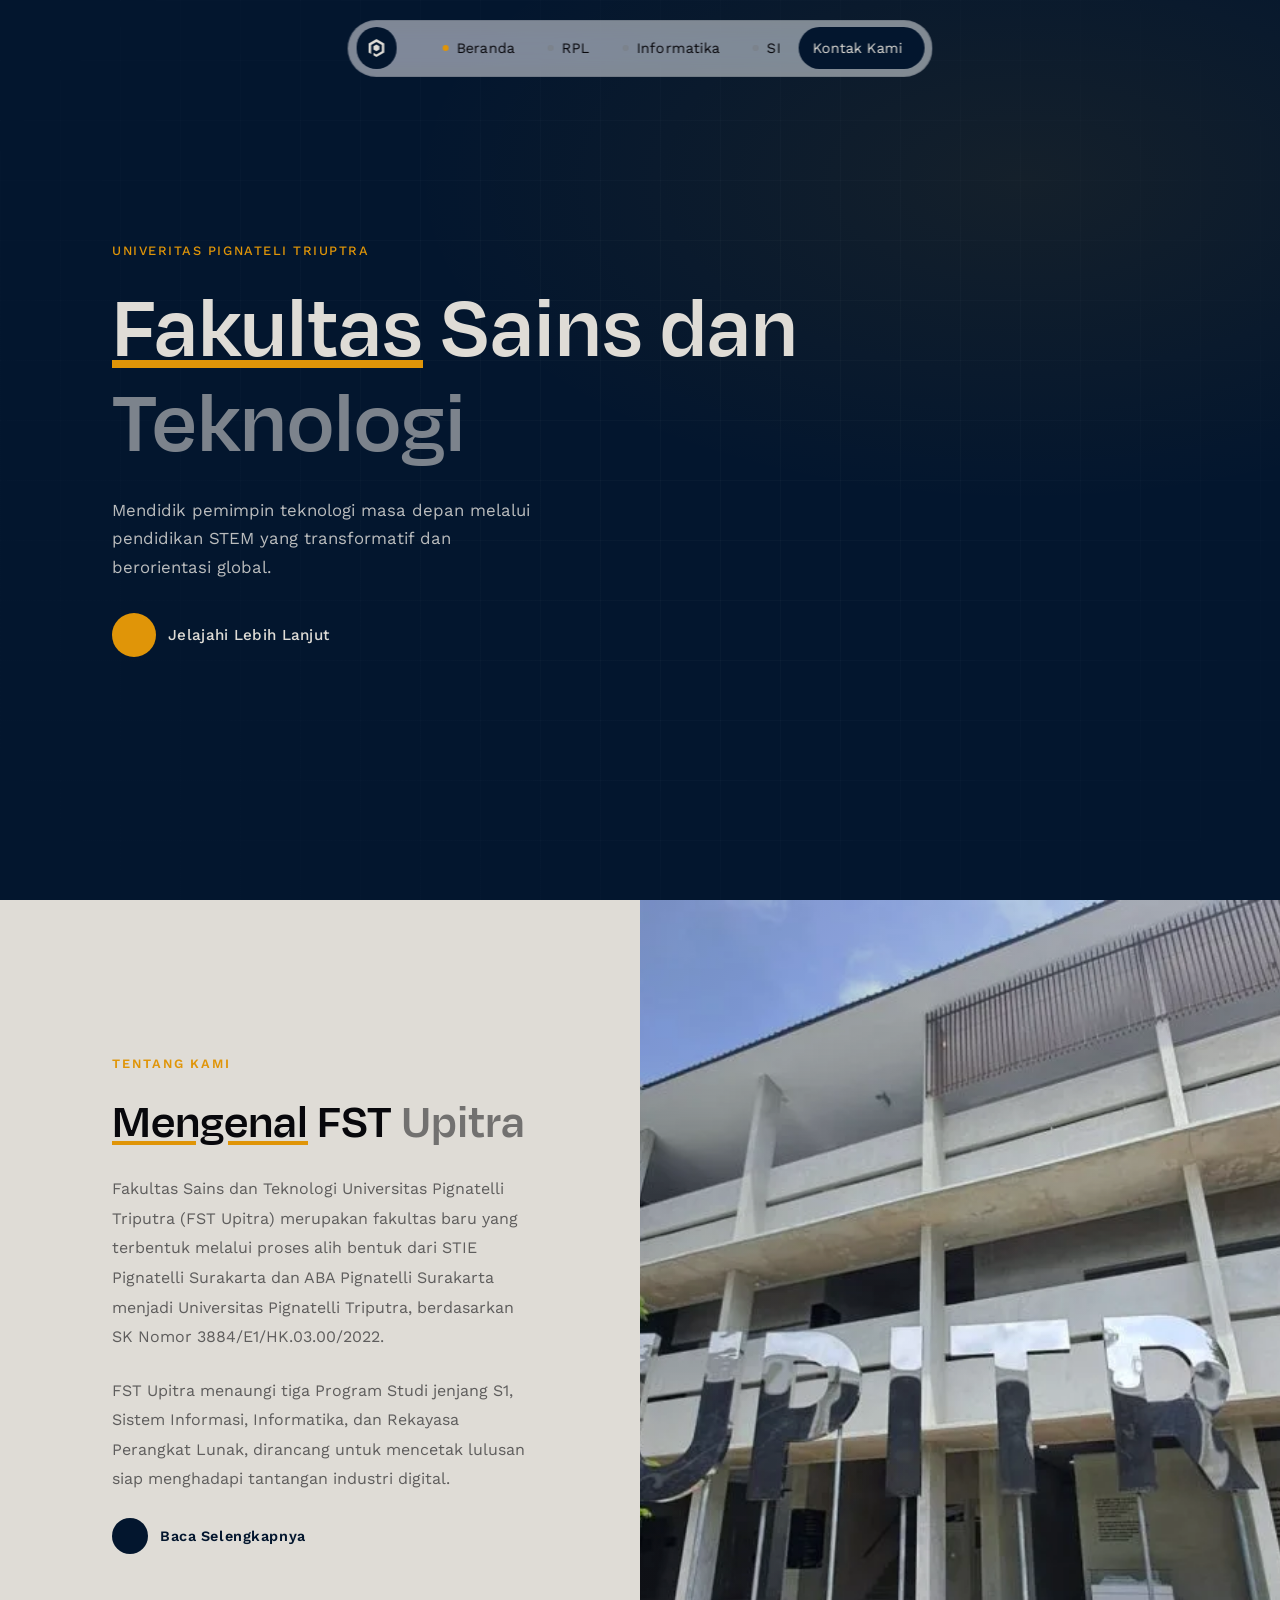
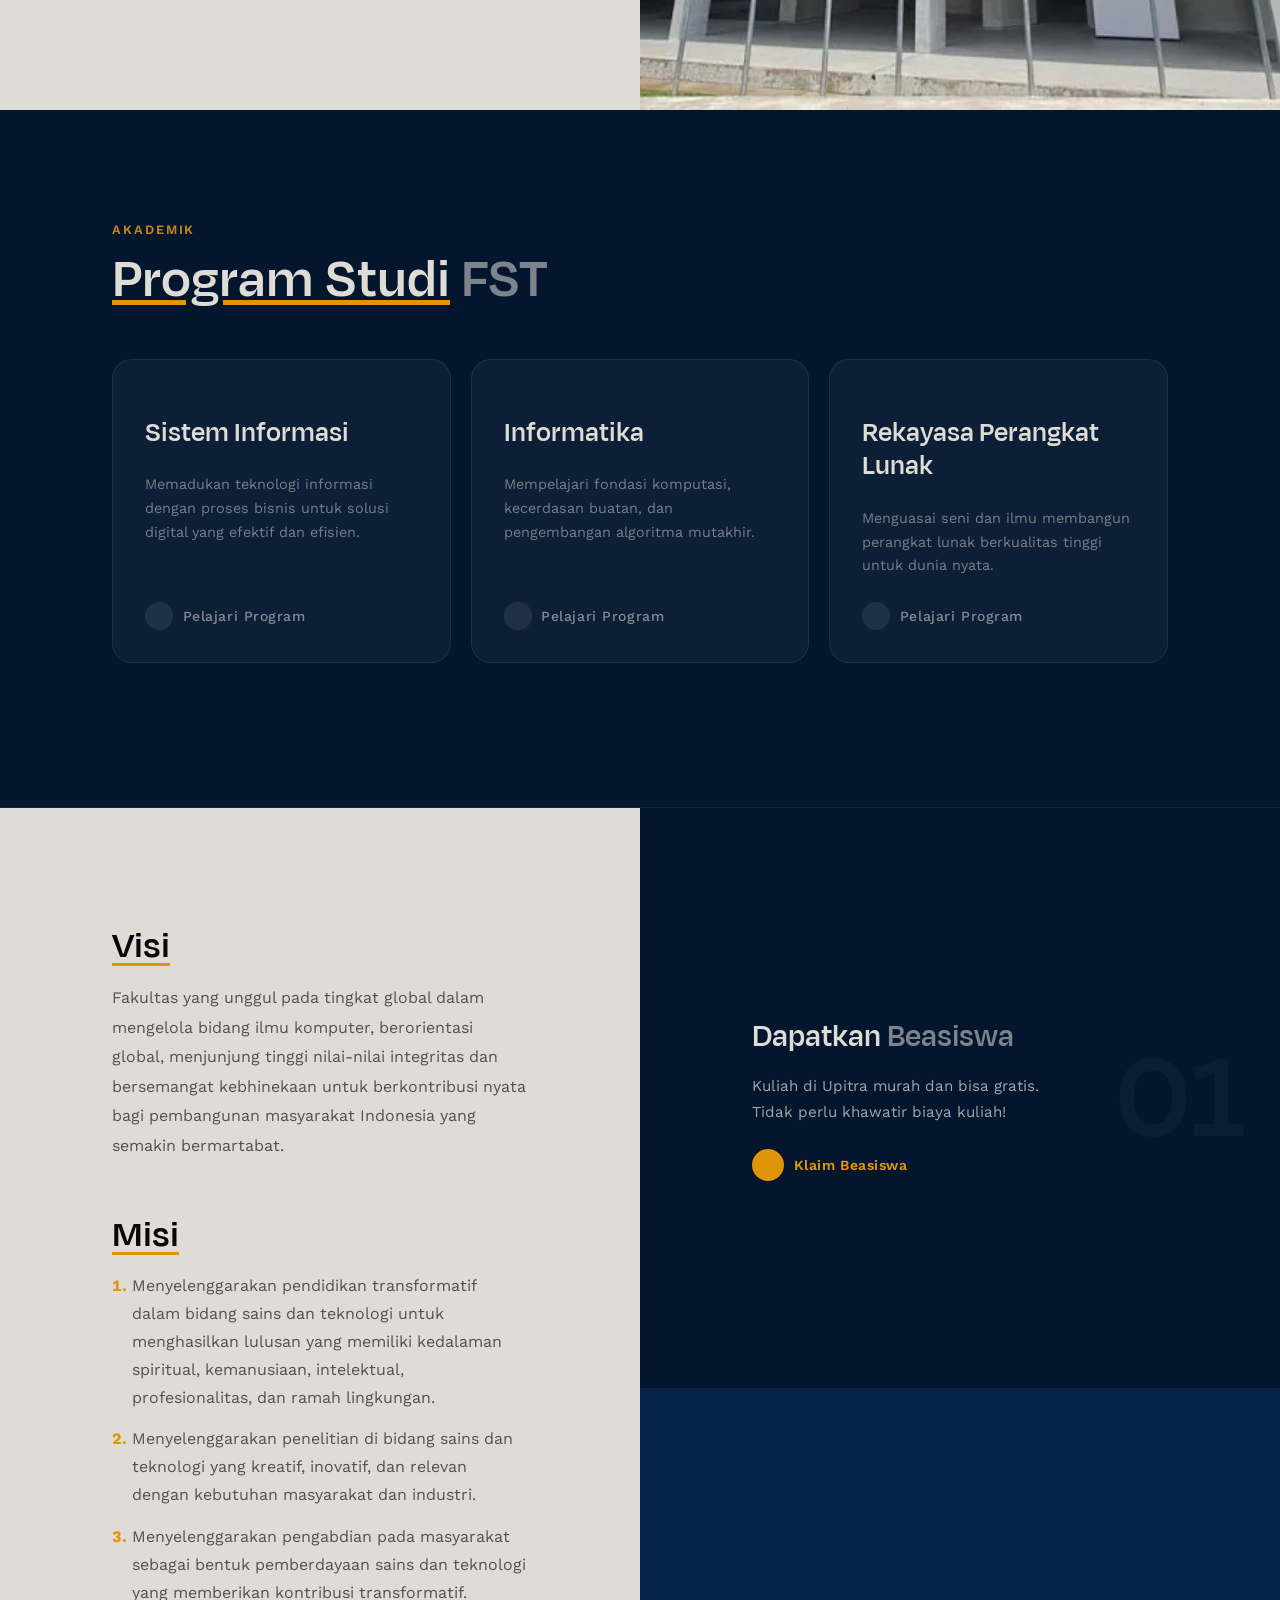
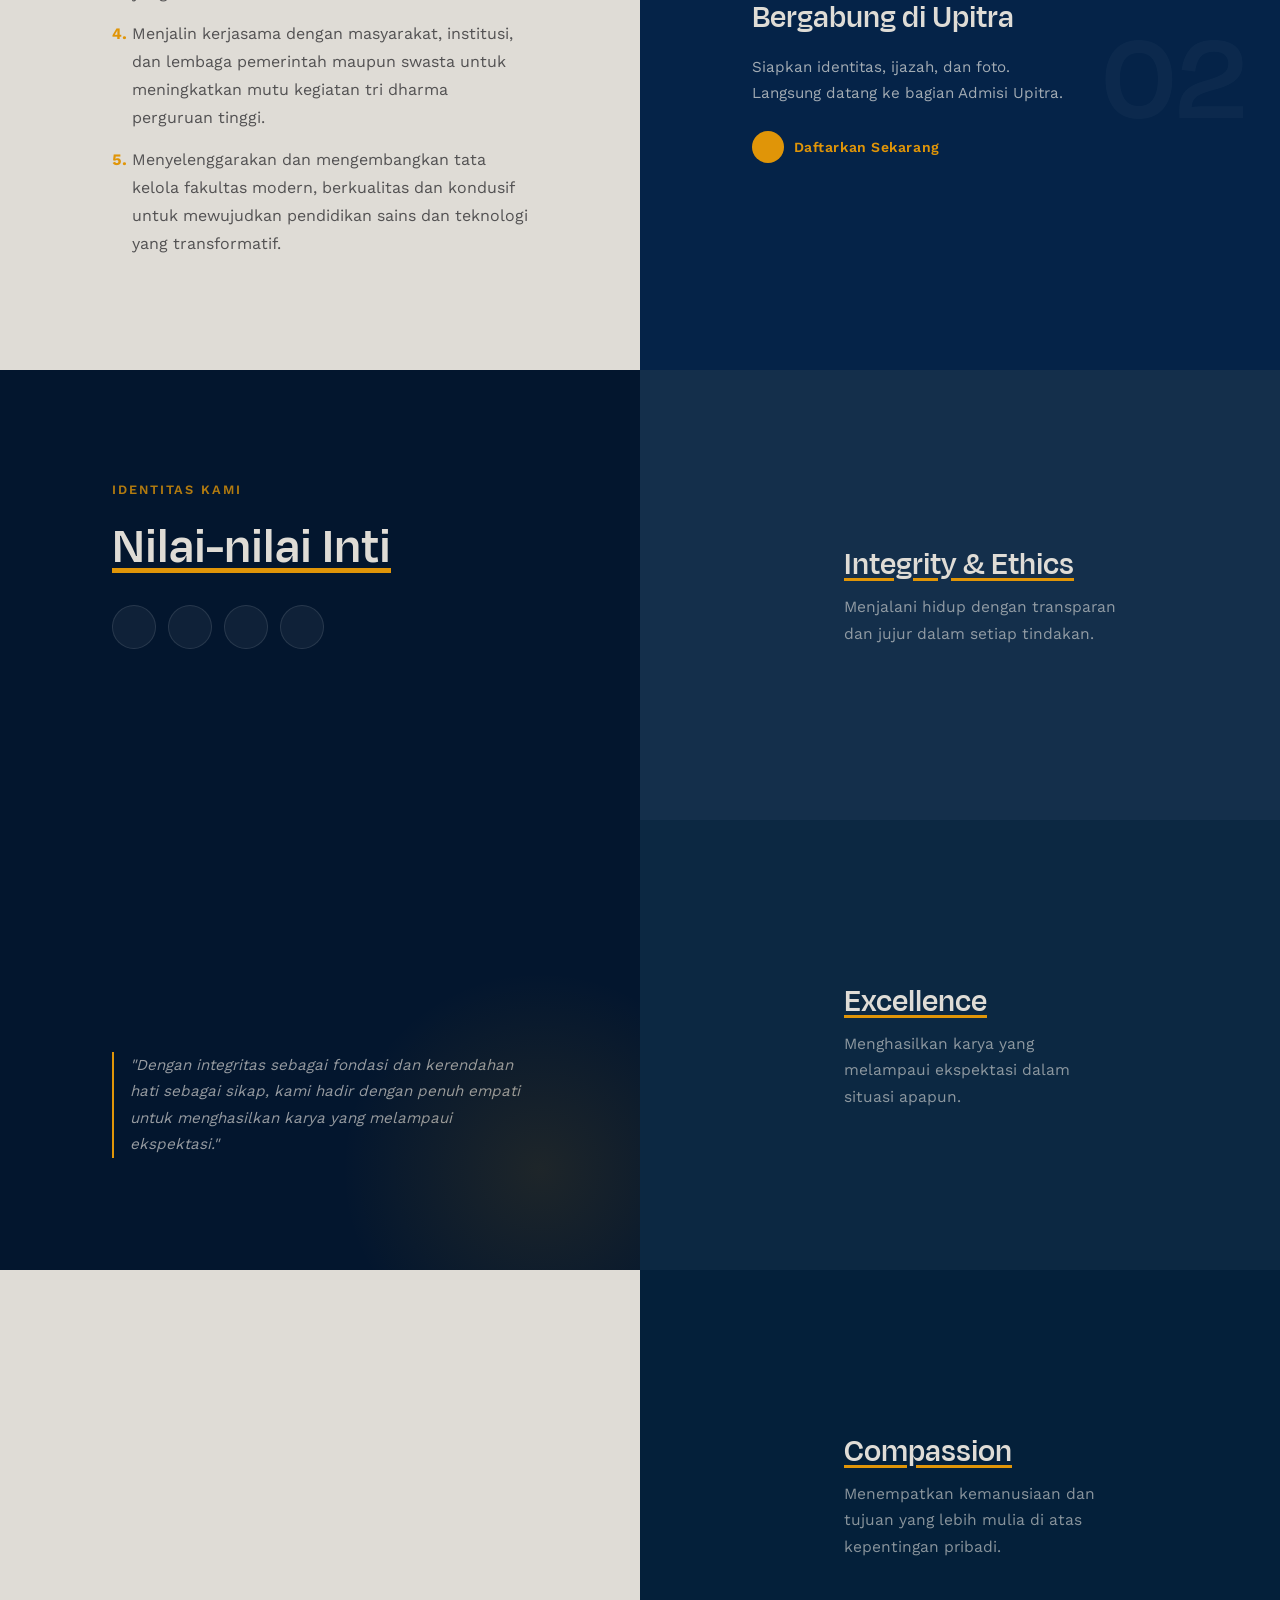
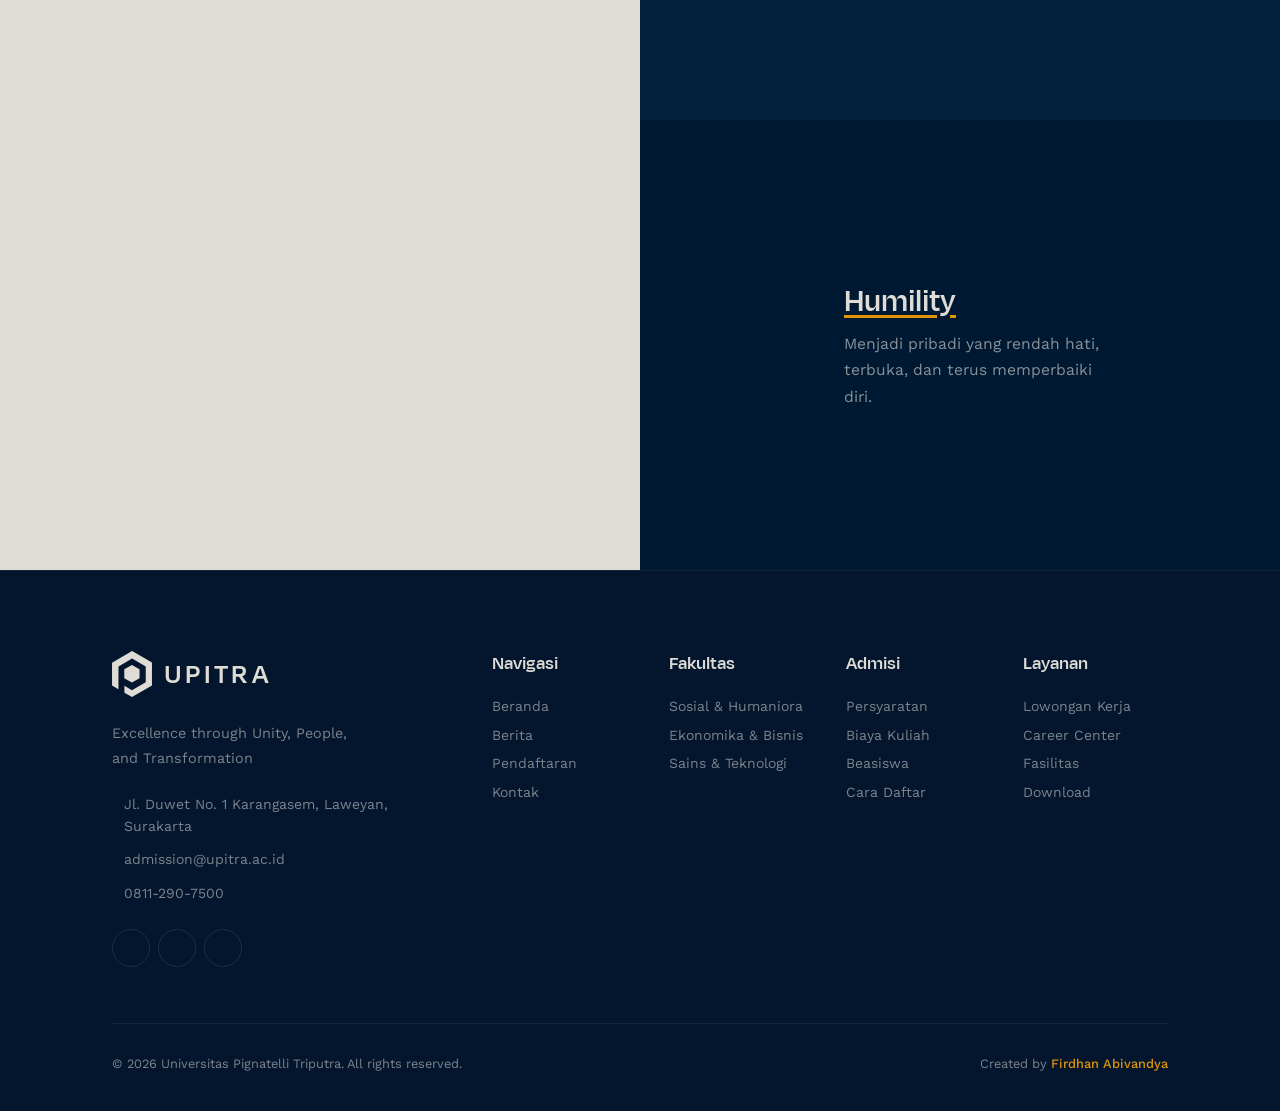
<file: index.html>
<!DOCTYPE html>
<html lang="id">
<head>
    <meta charset="UTF-8" />
    <meta name="viewport" content="width=device-width, initial-scale=1.0" />
    <link rel="stylesheet" href="style.css" />
    <!-- <link rel='stylesheet' href='https://cdn-uicons.flaticon.com/4.0.0/uicons-regular-rounded/css/uicons-regular-rounded.css'>
    <link rel='stylesheet' href='https://cdn-uicons.flaticon.com/4.0.0/uicons-regular-straight/css/uicons-regular-straight.css'> -->
    <title>FST Upitra</title>
    <script src="script.js"></script>
</head>
<body>

    <header id="mainHeader">
        <div class="logo">
            <svg xmlns="http://www.w3.org/2000/svg" width="862" height="993" viewBox="0 0 862 993" fill="none">
                <path d="M862 250V745L430 993L268 900L267 752L429.5 848.5L727.5 674.5V334.5L433.5 164.5L140 332.5L138.5 826L137 825L0 746V251.5L433.5 0L862 250ZM594 396V586L428.5 681L264 586V396.5L429.5 300.5L594 396Z" fill="#0B0B0B"/>
            </svg>
        </div>

        <ul class="menus" id="menus">
            <li class="menu">
                <a href="index.html">
                    <span class="active"></span>Beranda
                </a>
            </li>
            <li class="menu">
                <a href="rpl.html">
                    <span></span>RPL
                </a>
            </li>
            <li class="menu">
                <a href="inf.html">
                    <span></span>Informatika
                </a>
            </li>
            <li class="menu">
                <a href="si.html">
                    <span></span>SI
                </a>
            </li>
            <li class="menu kontak-kami">
                <a href="">
                    Kontak Kami <i class="fi fi-rs-phone-rotary"></i>
                </a>
            </li>
        </ul>

        <button class="trigger-menu" id="triggerMenu" aria-label="Toggle menu">
            <i class="fi fi-rs-burger-menu"></i>
        </button>
    </header>

    <section class="section1">
        <div class="hero-bg"></div>
        <div class="hero">
            <span class="hero-label">
                Univeritas Pignateli Triuptra
            </span>
            <h1>
                <span class="underline">Fakultas</span>
                Sains dan <span class="fade-light">Teknologi</span> 
            </h1>
            <p>
                Mendidik pemimpin teknologi masa depan melalui pendidikan STEM
                yang transformatif dan berorientasi global.
            </p>
            <a href="#sc2" class="hero-cta">
                <span class="cta-icon"><i class="fi fi-rs-arrow-small-down"></i></span>
                Jelajahi Lebih Lanjut
            </a>
        </div>
    </section>

    <section class="section2" id="sc2">
        <div class="tentang-kami reveal">
            <span class="section-eyebrow">Tentang Kami</span>
            <h2><span class="underline">Mengenal</span> FST <span class="fade-dark">Upitra</span></h2>
            <p>
                Fakultas Sains dan Teknologi Universitas Pignatelli Triputra (FST Upitra)
                merupakan fakultas baru yang terbentuk melalui proses alih bentuk dari
                STIE Pignatelli Surakarta dan ABA Pignatelli Surakarta menjadi Universitas
                Pignatelli Triputra, berdasarkan SK Nomor 3884/E1/HK.03.00/2022.
            </p>
            <p>
                FST Upitra menaungi tiga Program Studi jenjang S1, Sistem Informasi,
                Informatika, dan Rekayasa Perangkat Lunak, dirancang untuk mencetak
                lulusan siap menghadapi tantangan industri digital.
            </p>
            <a href="" class="baca-selengkapnya">
                <span class="btn-circle"><i class="fi fi-rs-arrow-small-right"></i></span>
                Baca Selengkapnya
            </a>
        </div>
        <div class="image-sc2"></div>
    </section>

    <section class="section3">
        <div class="section3-header reveal">
            <span class="section-eyebrow">Akademik</span>
            <h2><span class="underline">Program Studi</span> <span class="fade-light">FST</span></h2>
        </div>
        <ul class="prodi-grid">
            <li class="prodi-card reveal reveal-delay-1">
                <i class="prodi-icon fi fi-rs-career-growth"></i>
                <h3>Sistem Informasi</h3>
                <p style="color:rgba(248,244,237,0.45); font-size:0.9rem; line-height:1.65;">
                    Memadukan teknologi informasi dengan proses bisnis untuk solusi digital yang efektif dan efisien.
                </p>
                <a href="" class="prodi-link">
                    <span class="link-dot"><i class="fi fi-rs-arrow-small-right"></i></span>
                    Pelajari Program
                </a>
            </li>
            <li class="prodi-card reveal reveal-delay-2">
                <i class="prodi-icon fi fi-rs-chip-brain"></i>
                <h3>Informatika</h3>
                <p style="color:rgba(248,244,237,0.45); font-size:0.9rem; line-height:1.65;">
                    Mempelajari fondasi komputasi, kecerdasan buatan, dan pengembangan algoritma mutakhir.
                </p>
                <a href="" class="prodi-link">
                    <span class="link-dot"><i class="fi fi-rs-arrow-small-right"></i></span>
                    Pelajari Program
                </a>
            </li>
            <li class="prodi-card reveal reveal-delay-3">
                <i class="prodi-icon fi fi-rs-code-editing"></i>
                <h3>Rekayasa Perangkat Lunak</h3>
                <p style="color:rgba(248,244,237,0.45); font-size:0.9rem; line-height:1.65;">
                    Menguasai seni dan ilmu membangun perangkat lunak berkualitas tinggi untuk dunia nyata.
                </p>
                <a href="" class="prodi-link">
                    <span class="link-dot"><i class="fi fi-rs-arrow-small-right"></i></span>
                    Pelajari Program
                </a>
            </li>
        </ul>
    </section>

    <section class="section4">
        <div class="visi-misi">
            <div class="visi reveal">
                <h2>Visi</h2>
                <p>
                    Fakultas yang unggul pada tingkat global dalam mengelola bidang ilmu komputer,
                    berorientasi global, menjunjung tinggi nilai-nilai integritas dan bersemangat
                    kebhinekaan untuk berkontribusi nyata bagi pembangunan masyarakat Indonesia
                    yang semakin bermartabat.
                </p>
            </div>
            <div class="misi reveal reveal-delay-1">
                <h2>Misi</h2>
                <ol>
                    <li>Menyelenggarakan pendidikan transformatif dalam bidang sains dan teknologi untuk menghasilkan lulusan yang memiliki kedalaman spiritual, kemanusiaan, intelektual, profesionalitas, dan ramah lingkungan.</li>
                    <li>Menyelenggarakan penelitian di bidang sains dan teknologi yang kreatif, inovatif, dan relevan dengan kebutuhan masyarakat dan industri.</li>
                    <li>Menyelenggarakan pengabdian pada masyarakat sebagai bentuk pemberdayaan sains dan teknologi yang memberikan kontribusi transformatif.</li>
                    <li>Menjalin kerjasama dengan masyarakat, institusi, dan lembaga pemerintah maupun swasta untuk meningkatkan mutu kegiatan tri dharma perguruan tinggi.</li>
                    <li>Menyelenggarakan dan mengembangkan tata kelola fakultas modern, berkualitas dan kondusif untuk mewujudkan pendidikan sains dan teknologi yang transformatif.</li>
                </ol>
            </div>
        </div>

        <div class="daftar">
            <div class="daftar-card beasiswa" data-number="01">
                <h2>Dapatkan <span class="fade-light">Beasiswa</span></h2>
                <p>Kuliah di Upitra murah dan bisa gratis. Tidak perlu khawatir biaya kuliah!</p>
                <a href="">
                    <span class="arrow-btn"><i class="fi fi-rs-arrow-small-right"></i></span>
                    Klaim Beasiswa
                </a>
            </div>
            <div class="daftar-card daftarkan" data-number="02">
                <h2>Bergabung di Upitra</h2>
                <p>Siapkan identitas, ijazah, dan foto. Langsung datang ke bagian Admisi Upitra.</p>
                <a href="">
                    <span class="arrow-btn"><i class="fi fi-rs-arrow-small-right"></i></span>
                    Daftarkan Sekarang
                </a>
            </div>
        </div>
    </section>

    <section class="section5">
        <div class="con-sticky-img">
            <div class="img-upitra-dna">
                <span class="section-eyebrow">Identitas Kami</span>
                <h2>Nilai-nilai Inti</h2>
                <div class="nilai-icons">
                    <div class="nilai-icon-dot" style="color:#b8ff45;"><i class="fi fi-rs-square"></i></div>
                    <div class="nilai-icon-dot" style="color:var(--cl3);"><i class="fi fi-rs-star"></i></div>
                    <div class="nilai-icon-dot" style="color:#ff5f57;"><i class="fi fi-rs-heart"></i></div>
                    <div class="nilai-icon-dot" style="color:#c8fff8;"><i class="fi fi-rs-circle"></i></div>
                </div>
                <blockquote>
                    "Dengan <em>integritas sebagai fondasi</em> dan kerendahan hati sebagai sikap,
                    kami hadir dengan penuh empati untuk menghasilkan karya yang melampaui ekspektasi."
                </blockquote>
            </div>
        </div>

        <ul class="nilai-list">
            <li class="nilai-item">
                <i class="nilai-item-icon fi fi-rs-square"></i>
                <div class="nilai-item-content">
                    <h4>Integrity &amp; Ethics</h4>
                    <p>Menjalani hidup dengan transparan dan jujur dalam setiap tindakan.</p>
                </div>
            </li>
            <li class="nilai-item">
                <i class="nilai-item-icon fi fi-rs-star"></i>
                <div class="nilai-item-content">
                    <h4>Excellence</h4>
                    <p>Menghasilkan karya yang melampaui ekspektasi dalam situasi apapun.</p>
                </div>
            </li>
            <li class="nilai-item">
                <i class="nilai-item-icon fi fi-rs-heart"></i>
                <div class="nilai-item-content">
                    <h4>Compassion</h4>
                    <p>Menempatkan kemanusiaan dan tujuan yang lebih mulia di atas kepentingan pribadi.</p>
                </div>
            </li>
            <li class="nilai-item">
                <i class="nilai-item-icon fi fi-rs-circle"></i>
                <div class="nilai-item-content">
                    <h4>Humility</h4>
                    <p>Menjadi pribadi yang rendah hati, terbuka, dan terus memperbaiki diri.</p>
                </div>
            </li>
        </ul>
    </section>

    <!-- ──────────── FOOTER ──────────── -->
    <footer class="footer">
        <div class="footer-top">
            <div class="footer-brand">
                <div class="footer-logo">
                    <svg xmlns="http://www.w3.org/2000/svg" width="40" height="46" viewBox="0 0 862 993" fill="none">
                        <path d="M862 250V745L430 993L268 900L267 752L429.5 848.5L727.5 674.5V334.5L433.5 164.5L140 332.5L138.5 826L137 825L0 746V251.5L433.5 0L862 250ZM594 396V586L428.5 681L264 586V396.5L429.5 300.5L594 396Z" fill="var(--light)"/>
                    </svg>
                    <span>UPITRA</span>
                </div>
                <p class="footer-tagline">Excellence through Unity, People, and Transformation</p>
                <div class="footer-contact-info">
                    <div class="footer-contact-item">
                        <i class="fi fi-rs-marker"></i>
                        <span>Jl. Duwet No. 1 Karangasem, Laweyan, Surakarta</span>
                    </div>
                    <div class="footer-contact-item">
                        <i class="fi fi-rs-envelope"></i>
                        <span>admission@upitra.ac.id</span>
                    </div>
                    <div class="footer-contact-item">
                        <i class="fi fi-rs-phone-call"></i>
                        <span>0811-290-7500</span>
                    </div>
                </div>
                <div class="footer-socials">
                    <a href="" class="social-btn"><i class="fi fi-rs-square"></i></a>
                    <a href="" class="social-btn"><i class="fi fi-rs-circle"></i></a>
                    <a href="" class="social-btn"><i class="fi fi-rs-star"></i></a>
                </div>
            </div>

            <div class="footer-links">
                <div class="footer-col">
                    <h4>Navigasi</h4>
                    <ul>
                        <li><a href="index.html">Beranda</a></li>
                        <li><a href="">Berita</a></li>
                        <li><a href="">Pendaftaran</a></li>
                        <li><a href="">Kontak</a></li>
                    </ul>
                </div>
                <div class="footer-col">
                    <h4>Fakultas</h4>
                    <ul>
                        <li><a href="">Sosial &amp; Humaniora</a></li>
                        <li><a href="">Ekonomika &amp; Bisnis</a></li>
                        <li><a href="">Sains &amp; Teknologi</a></li>
                    </ul>
                </div>
                <div class="footer-col">
                    <h4>Admisi</h4>
                    <ul>
                        <li><a href="">Persyaratan</a></li>
                        <li><a href="">Biaya Kuliah</a></li>
                        <li><a href="">Beasiswa</a></li>
                        <li><a href="">Cara Daftar</a></li>
                    </ul>
                </div>
                <div class="footer-col">
                    <h4>Layanan</h4>
                    <ul>
                        <li><a href="">Lowongan Kerja</a></li>
                        <li><a href="">Career Center</a></li>
                        <li><a href="">Fasilitas</a></li>
                        <li><a href="">Download</a></li>
                    </ul>
                </div>
            </div>
        </div>

        <div class="footer-divider"></div>

        <div class="footer-bottom">
            <span>© 2026 Universitas Pignatelli Triputra. All rights reserved.</span>
            <span>Created by <strong>Firdhan Abivandya</strong></span>
        </div>
    </footer>

    <script>

        const triggerMenu = document.getElementById('triggerMenu');
        const menus = document.getElementById('menus');

        triggerMenu.addEventListener('click', () => {
            const isOpen = menus.classList.toggle('buka');
            document.body.style.overflow = isOpen ? 'hidden' : '';
        });


        const revealObserver = new IntersectionObserver((entries) => {
            entries.forEach(entry => {
                if (entry.isIntersecting) {
                    entry.target.classList.add('visible');
                    revealObserver.unobserve(entry.target);
                }
            });
        }, { threshold: 0.12 });

        document.querySelectorAll('.reveal').forEach(el => revealObserver.observe(el));
    </script>
</body>
</html>
</file>
<file: style.css>
@import url(./global.css);

header {
    display: flex;
    align-items: center;
    justify-content: space-between;
    background-color: rgba(248, 244, 237, 0.514);
    backdrop-filter: blur(16px) saturate(180%);
    -webkit-backdrop-filter: blur(16px) saturate(180%);
    border: 1px solid var(--border);
    border-radius: 100px;
    position: fixed;
    padding: 0.4rem 0.4rem 0.4rem 0.5rem;
    top: 1.25rem;
    left: 50%;
    transform: translateX(-50%);
    gap: 2rem;
    width: fit-content;
    z-index: 999;
    transition: box-shadow var(--transition), background-color var(--transition);
}

header.scrolled {
    transform: translateY(-100%);
}

.logo {
    width: fit-content;
    height: 42px;
    display: flex;
    align-items: center;
    gap: 0.5rem;
    color: var(--light);
    flex-shrink: 0;
    padding: 0.75rem;
    background-color: var(--cl2);
    border-radius: 5rem;
}
.logo svg {
    width: 100%;
    height: 100%;
}
.logo svg path {
    fill: var(--light);
}

.menus {
    display: flex;
    align-items: center;
    gap: 0.25rem;
    list-style: none;
    margin-right: auto;
}

.menus .menu a {
    display: flex;
    align-items: center;
    gap: 0.5rem;
    font-size: 0.9rem;
    font-family: var(--font2);
    color: var(--cl1);
    padding: 0.5rem 0.9rem;
    border-radius: 100px;
    transition: background-color var(--transition-fast), color var(--transition-fast);
    letter-spacing: 0.01em;
}
.menus .menu a:hover {
    background-color: var(--cl2-light);
    color: var(--cl2);
}

.menus .menu span {
    width: 6px;
    aspect-ratio: 1;
    border-radius: 50%;
    display: inline-block;
    background: var(--gray);
    transition: background-color var(--transition-fast);
}
.menus .menu .active {
    background-color: var(--cl3);
}

.kontak-kami {
    background-color: var(--cl2);
    border-radius: 100px;
    height: 42px;
    display: flex;
    align-items: center;
    flex-shrink: 0;
    transition: background-color var(--transition-fast), transform var(--transition-fast);
}
.kontak-kami:hover {
    background-color: var(--cl2-mid);
    transform: scale(1.02);
}
.kontak-kami a {
    color: var(--light) !important;
    display: flex;
    align-items: center;
    gap: 0.6rem;
    padding: 0 1.25rem;
    font-size: 0.875rem;
    letter-spacing: 0.01em;
}
.kontak-kami a .fi {
    color: var(--cl3);
    font-size: 0.875rem;
}

.trigger-menu {
    display: none;
    background: none;
    border: none;
    cursor: pointer;
    width: 70px;
    height: 70px;
    align-items: center;
    justify-content: center;
    font-size: 1.25rem;
    color: var(--cl2);
}

@media (max-width: 1024px) {
    header {
        width: 100%;
        top: 0;
        border-radius: 0;
        border-left: none;
        border-right: none;
        border-top: none;
        box-shadow: none;
        border: none;
        padding: 0;
        gap: 1rem;
        background: var(--cl2);
    }

    .trigger-menu { display: flex; color: var(--light); }

    .menus {
        position: fixed;
        inset: 70px 0 auto;
        flex-direction: column;
        align-items: stretch;
        background-color: var(--cl2);
        padding: 1.5rem;
        gap: 0.25rem;
        display: none;
        animation: fadeIn 0.3s ease;
        margin-right: 0;
    }
    .menus.buka { display: flex; }

    .menus .menu a {
        color: var(--light);
        font-size: 1.1rem;
        padding: 0.85rem 1rem;
        border-radius: var(--radius-sm);
    }
    .menus .menu a:hover {
        background-color: rgba(255,255,255,0.08);
        color: var(--light);
    }
    .menus .menu span { display: none; }

    .kontak-kami {
        background-color: var(--cl3);
        border-radius: var(--radius-sm);
        margin-top: 0.5rem;
        height: auto;
    }
    .kontak-kami a {
        color: var(--cl2) !important;
        padding: 1rem;
        font-size: 1rem;
        font-weight: 600;
        justify-content: space-between;
    }
    .kontak-kami a .fi { color: var(--cl2); }
    .logo {
        border-radius: 0;
        height: 70px;
        width: fit-content;
        padding: 1.25rem;
        flex-shrink: 0;
    }
    .logo svg path { fill: var(--light); }
}

.section1 {
    width: 100%;
    height: 100svh;
    min-height: 600px;
    background: var(--cl2);
    position: relative;
    overflow: hidden;
}

.section1::before {
    content: '';
    position: absolute;
    inset: 0;
    background: linear-gradient(
        160deg,
        rgba(3, 22, 46, 0.55) 0%,
        rgba(3, 22, 46, 0.2) 50%,
        rgba(3, 22, 46, 0.65) 100%
    );
}

/* .section1::after {
    content: '';
    position: absolute;
    bottom: 0;
    left: 0;
    right: 0;
    height: 180px;
    background: linear-gradient(to bottom, transparent, var(--light));
} */

.hero-bg {
    position: absolute;
    inset: 0;
    background:
        radial-gradient(ellipse 80% 60% at 80% 20%, rgba(224,149,8,0.08) 0%, transparent 60%),
        radial-gradient(ellipse 60% 80% at 10% 80%, rgba(3,22,46,0.8) 0%, transparent 70%);
}

.section1::before {
    content: '';
    position: absolute;
    inset: 0;
    background-image:
        linear-gradient(rgba(255,255,255,0.025) 1px, transparent 1px),
        linear-gradient(90deg, rgba(255,255,255,0.025) 1px, transparent 1px);
    background-size: 60px 60px;
    mask-image: radial-gradient(ellipse 70% 80% at 50% 50%, black 30%, transparent 100%);
}

.hero {
    position: relative;
    z-index: 1;
    width: 100%;
    height: 100%;
    padding: 2rem var(--p-body);
    display: flex;
    flex-direction: column;
    justify-content: center;
    align-items: flex-start;
    gap: 1.5rem;
}

.hero-label {
    color: var(--cl3);
    font-family: var(--font2);
    font-size: 0.8rem;
    font-weight: 500;
    letter-spacing: 0.12em;
    text-transform: uppercase;
    border-radius: 100px;
    animation: fadeUp 0.8s ease both;
}

.hero h1 {
    color: var(--light);
    font-size: clamp(2.8rem, 7vw, 5.5rem);
    line-height: 1.08;
    max-width: 750px;
    animation: fadeUp 0.9s 0.1s ease both;
}

.hero p {
    max-width: 420px;
    color: rgba(248, 244, 237, 0.75);
    font-size: 1.05rem;
    line-height: 1.7;
    animation: fadeUp 0.9s 0.2s ease both;
}

.hero-cta {
    display: flex;
    align-items: center;
    gap: 0.75rem;
    color: var(--light) !important;
    font-size: 0.95rem;
    font-family: var(--font2);
    font-weight: 500;
    letter-spacing: 0.02em;
    animation: fadeUp 0.9s 0.3s ease both;
    transition: gap var(--transition);
    margin-top: 0.5rem;
}
.hero-cta:hover { gap: 1.25rem; }

.hero-cta .cta-icon {
    width: 44px;
    height: 44px;
    border-radius: 50%;
    background: var(--cl3);
    color: var(--cl2);
    font-size: 1.3rem;
    display: grid;
    place-items: center;
    transition: transform var(--transition), background-color var(--transition);
    flex-shrink: 0;
}
.hero-cta:hover .cta-icon {
    transform: translateY(4px);
    background: #f0a800;
}

.section2 {
    display: grid;
    grid-template-columns: 1fr 1fr;
    min-height: 90vh;
    height: fit-content;
}

.tentang-kami {
    padding: var(--p-body);
    background-color: var(--light);
    display: flex;
    flex-direction: column;
    justify-content: center;
    gap: 1.5rem;
}

.section-eyebrow {
    font-size: 0.8rem;
    font-family: var(--font2);
    font-weight: 600;
    color: var(--cl3);
    letter-spacing: 0.15em;
    text-transform: uppercase;
}

.tentang-kami h2 {
    font-size: clamp(2rem, 4vw, 3rem);
    line-height: 1.15;
    color: var(--cl1);
}

.tentang-kami p {
    color: rgba(8, 8, 12, 0.6);
    line-height: 1.85;
    font-size: 1rem;
    max-width: 480px;
}

.baca-selengkapnya {
    display: inline-flex;
    align-items: center;
    gap: 0.75rem;
    color: var(--cl2);
    font-size: 0.9rem;
    font-family: var(--font2);
    font-weight: 600;
    letter-spacing: 0.04em;
    transition: gap var(--transition);
    width: fit-content;
}
.baca-selengkapnya:hover { gap: 1.25rem; }

.baca-selengkapnya .btn-circle {
    width: 36px;
    height: 36px;
    border-radius: 50%;
    background-color: var(--cl2);
    color: var(--light);
    display: grid;
    place-items: center;
    font-size: 1.1rem;
    transition: background-color var(--transition), transform var(--transition);
    flex-shrink: 0;
}
.baca-selengkapnya:hover .btn-circle {
    background-color: var(--cl3);
    color: var(--cl2);
    transform: rotate(-45deg);
}

.image-sc2 {
    background: url(assets/gedung.webp) center/cover no-repeat;
    position: relative;
    overflow: hidden;
}
.image-sc2::after {
    content: '';
    position: absolute;
    inset: 0;
    background: linear-gradient(135deg, rgba(3,22,46,0.25) 0%, transparent 60%);
}

@media (max-width: 1024px) {
    .section2 {
        display: flex;
        flex-direction: column-reverse;
        grid-template-columns: 1fr;
        grid-template-rows: auto 50vw;
    }
    .tentang-kami { padding: var(--p-body); }
    .image-sc2 { min-height: 320px; }
}

.section3 {
    background-color: var(--cl2);
    padding: var(--p-body);
    padding-bottom: calc(var(--p-body) + 2rem);
    border-bottom: 1px solid rgba(255,255,255,0.06);
}

.section3-header {
    margin-bottom: 3rem;
}

.section3-header .section-eyebrow {
    display: block;
    margin-bottom: 0.75rem;
    color: rgba(224, 149, 8, 0.9);
}

.section3-header h2 {
    color: var(--light);
    font-size: clamp(2rem, 5vw, 3.5rem);
    line-height: 1.1;
}

.prodi-grid {
    display: grid;
    grid-template-columns: repeat(3, 1fr);
    gap: 1.25rem;
    list-style: none;
}

.prodi-card {
    background: rgba(255,255,255,0.04);
    border: 1px solid rgba(255,255,255,0.08);
    border-radius: var(--radius);
    padding: 2rem;
    display: flex;
    flex-direction: column;
    gap: 1.5rem;
    cursor: pointer;
    transition: background var(--transition), border-color var(--transition), transform var(--transition);
    position: relative;
    overflow: hidden;
}

/* .prodi-card::before {
    content: '';
    position: absolute;
    top: 0; left: 0; right: 0;
    height: 2px;
    background: var(--cl3);
    transform: scaleX(0);
    transform-origin: left;
    transition: transform var(--transition);
} */

.prodi-card:hover {
    background: rgba(255,255,255,0.07);
    border-color: rgba(255,255,255,0.14);
    transform: translateY(-6px);
}
/* .prodi-card:hover::before { transform: scaleX(1); } */

.prodi-icon {
    font-size: 2.75rem;
    color: rgba(248, 244, 237, 0.3);
    transition: color var(--transition), transform var(--transition);
    width: fit-content;
}
.prodi-card:hover .prodi-icon {
    color: var(--cl3);
    transform: translateY(-6px);
}

.prodi-card h3 {
    color: var(--light);
    font-size: clamp(1.25rem, 2.5vw, 1.75rem);
    line-height: 1.2;
}

.prodi-link {
    display: inline-flex;
    align-items: center;
    gap: 0.6rem;
    color: rgba(248, 244, 237, 0.5);
    font-size: 0.875rem;
    font-family: var(--font2);
    font-weight: 500;
    letter-spacing: 0.04em;
    margin-top: auto;
    transition: color var(--transition), gap var(--transition);
}
.prodi-card:hover .prodi-link {
    color: var(--cl3);
    gap: 1rem;
}

.prodi-link .link-dot {
    width: 28px;
    height: 28px;
    border-radius: 50%;
    background: rgba(255,255,255,0.08);
    display: grid;
    place-items: center;
    font-size: 1rem;
    transition: background var(--transition), color var(--transition);
}
.prodi-card:hover .link-dot {
    background: var(--cl3);
    color: var(--cl2);
}

@media (max-width: 1024px) {
    .prodi-grid { grid-template-columns: 1fr; }
}

.section4 {
    display: grid;
    grid-template-columns: 1fr 1fr;
    min-height: 80vh;
}

.visi-misi {
    padding: var(--p-body);
    background-color: var(--light);
    display: flex;
    flex-direction: column;
    gap: 3rem;
    justify-content: center;
}

.visi-misi h2 {
    font-size: clamp(1.75rem, 3vw, 2.5rem);
    text-decoration: underline;
    text-decoration-color: var(--cl3);
    text-underline-offset: 6px;
    margin-bottom: 0.75rem;
}

.visi-misi p {
    color: rgba(8, 8, 12, 0.65);
    line-height: 1.85;
}

.misi ol {
    padding-left: 1.25rem;
    display: flex;
    flex-direction: column;
    gap: 0.85rem;
    color: rgba(8, 8, 12, 0.65);
    line-height: 1.75;
}
.misi ol li::marker {
    color: var(--cl3);
    font-weight: 700;
}

.daftar {
    display: grid;
    grid-template-rows: 1fr 1fr;
}

.daftar-card {
    padding: var(--p-body);
    display: flex;
    flex-direction: column;
    gap: 1rem;
    justify-content: center;
    position: relative;
    overflow: hidden;
}

.daftar-card.beasiswa {
    background-color: var(--cl2);
    color: var(--light);
    border-bottom: 1px solid rgba(255,255,255,0.06);
}
.daftar-card.daftarkan {
    background-color: var(--cl2-mid);
    color: var(--light);
}

.daftar-card::before {
    content: attr(data-number);
    position: absolute;
    right: 2rem;
    top: 50%;
    transform: translateY(-50%);
    font-family: var(--font1);
    font-size: 8rem;
    color: rgba(255,255,255,0.03);
    line-height: 1;
    pointer-events: none;
}

.daftar-card h2 {
    font-size: clamp(1.5rem, 2.5vw, 2.25rem);
    color: var(--light);
}

.daftar-card p {
    color: rgba(248, 244, 237, 0.65);
    max-width: 320px;
    line-height: 1.7;
    font-size: 0.95rem;
}

.daftar-card a {
    display: inline-flex;
    align-items: center;
    gap: 0.6rem;
    color: var(--cl3) !important;
    font-family: var(--font2);
    font-size: 0.875rem;
    font-weight: 600;
    letter-spacing: 0.04em;
    margin-top: 0.5rem;
    transition: gap var(--transition);
    width: fit-content;
}
.daftar-card a:hover { gap: 1rem; }

.daftar-card a .arrow-btn {
    width: 32px;
    height: 32px;
    border-radius: 50%;
    background: var(--cl3);
    color: var(--cl2);
    display: grid;
    place-items: center;
    font-size: 1.1rem;
    transition: transform var(--transition);
}
.daftar-card a:hover .arrow-btn { transform: rotate(-45deg); }

@media (max-width: 1024px) {
    .section4 {
        grid-template-columns: 1fr;
    }
    .daftar { grid-template-rows: auto auto; 
     height: 100vh;
    }
    .daftar-card { padding: var(--p-body); }
}

.section5 {
    display: grid;
    grid-template-columns: 1fr 1fr;
    position: relative;
    
}

.con-sticky-img {
    position: relative;
}

.img-upitra-dna {
    height: 100vh;
    position: sticky;
    top: 0;
    background: var(--cl2);
    padding: var(--p-body);
    display: flex;
    flex-direction: column;
    gap: 1rem;
    overflow: hidden;
}

.img-upitra-dna::after {
    content: '';
    position: absolute;
    bottom: -100px; right: -100px;
    width: 400px; height: 400px;
    border-radius: 50%;
    background: radial-gradient(circle, rgba(224,149,8,0.12), transparent 70%);
    pointer-events: none;
}

.img-upitra-dna .section-eyebrow {
    color: rgba(224, 149, 8, 0.8);
}

.img-upitra-dna h2 {
    font-size: clamp(2rem, 4vw, 3.5rem);
    color: var(--light);
    text-decoration: underline;
    text-decoration-color: var(--cl3);
    text-underline-offset: 6px;
}

.nilai-icons {
    display: flex;
    gap: 0.75rem;
    margin-top: 0.5rem;
}

.nilai-icon-dot {
    width: 44px;
    height: 44px;
    border-radius: 50%;
    background: rgba(255,255,255,0.05);
    border: 1px solid rgba(255,255,255,0.1);
    display: grid;
    place-items: center;
    font-size: 1.1rem;
    transition: background var(--transition), border-color var(--transition);
}

.img-upitra-dna blockquote {
    margin-top: auto;
    color: rgba(248, 244, 237, 0.6);
    font-style: italic;
    font-size: 0.95rem;
    line-height: 1.75;
    border-left: 2px solid var(--cl3);
    padding-left: 1rem;
}

.nilai-list {
    list-style: none;
}

.nilai-item {
    height: calc(100vh / 2);
    display: flex;
    align-items: center;
    justify-content: center;
    gap: 3rem;
    padding-inline: var(--p-body);
    color: var(--light);
    position: sticky;
    overflow: hidden;
}

.nilai-item:nth-child(1) { top: 0;     background: oklch(0.30 0.06 250); }
.nilai-item:nth-child(2) { top: 0rem;  background: oklch(0.27 0.06 250);  }
.nilai-item:nth-child(3) { top: 0rem; background: oklch(0.24 0.06 250); }
.nilai-item:nth-child(4) { top: 0rem; background: oklch(0.21 0.06 250); }

.nilai-item-icon {
    font-size: 3.5rem;
    flex-shrink: 0;
    transition: transform var(--transition);
}
.nilai-item:hover .nilai-item-icon { transform: scale(1.1); }

.nilai-item:nth-child(1) .nilai-item-icon { color: #b8ff45; }
.nilai-item:nth-child(2) .nilai-item-icon { color: var(--cl3); }
.nilai-item:nth-child(3) .nilai-item-icon { color: #ff5f57; }
.nilai-item:nth-child(4) .nilai-item-icon { color: #c8fff8; }

.nilai-item-content h4 {
    font-size: clamp(1.25rem, 2.5vw, 2rem);
    text-decoration: underline;
    text-decoration-color: var(--cl3);
    text-underline-offset: 4px;
    margin-bottom: 0.5rem;
}

.nilai-item-content p {
    color: rgba(248, 244, 237, 0.55);
    font-size: 0.975rem;
    line-height: 1.7;
    max-width: 280px;
}

@media (max-width: 1024px) {
    .section5 {
        grid-template-columns: 1fr;
    }
    .img-upitra-dna {
        height: auto;
        position: static;
        overflow-x: hidden;
    }
    .nilai-item {
        height: auto;
        min-height: 50vh;
        /* position: static; */
        flex-direction: column;
        text-align: center;
        padding: 3rem var(--p-body);
        gap: 1.5rem;
    }

    .con-sticky-img {
            overflow: hidden;
    }
    .nilai-item-content p { max-width: none; }
}

footer.footer {
    background-color: var(--cl2);
    color: var(--light);
    padding: 5rem var(--p-body) 2.5rem;
    font-family: var(--font2);
    border-top: 1px solid rgba(255,255,255,0.06);
}

.footer-top {
    display: flex;
    gap: 5rem;
    align-items: flex-start;
}

.footer-brand {
    flex: 0 0 300px;
    display: flex;
    flex-direction: column;
    gap: 1.5rem;
}

.footer-logo {
    display: flex;
    align-items: center;
    gap: 0.75rem;
}
.footer-logo span {
    font-family: var(--font1);
    font-size: 1.75rem;
    color: var(--light);
    letter-spacing: 0.12em;
}

.footer-tagline {
    font-size: 0.9rem;
    color: var(--gray);
    line-height: 1.7;
    max-width: 250px;
}

.footer-contact-info {
    display: flex;
    flex-direction: column;
    gap: 0.75rem;
}

.footer-contact-item {
    display: flex;
    align-items: flex-start;
    gap: 0.75rem;
    font-size: 0.875rem;
    color: var(--gray);
    line-height: 1.55;
}
.footer-contact-item .fi {
    color: var(--cl3);
    margin-top: 2px;
    flex-shrink: 0;
}

.footer-socials {
    display: flex;
    gap: 0.5rem;
}

.social-btn {
    width: 38px;
    height: 38px;
    border: 1px solid rgba(255,255,255,0.1);
    border-radius: 50%;
    display: grid;
    place-items: center;
    color: var(--gray);
    font-size: 1rem;
    transition: background var(--transition-fast), color var(--transition-fast), border-color var(--transition-fast), transform var(--transition-fast);
}
.social-btn:hover {
    background: var(--cl3);
    color: var(--cl2);
    border-color: var(--cl3);
    transform: translateY(-2px);
}

.footer-links {
    flex: 1;
    display: grid;
    grid-template-columns: repeat(4, 1fr);
    gap: 2rem;
}

.footer-col h4 {
    font-family: var(--font1);
    font-size: 1.2rem;
    color: var(--light);
    font-weight: 400;
    margin-bottom: 1.25rem;
    position: relative;
}

.footer-col ul {
    list-style: none;
    display: flex;
    flex-direction: column;
    gap: 0.6rem;
}

.footer-col li a {
    font-size: 0.875rem;
    color: var(--gray);
    transition: color var(--transition-fast), padding-left var(--transition-fast);
    display: inline-block;
}
.footer-col li a:hover {
    color: var(--cl3);
    padding-left: 6px;
}

.footer-divider {
    height: 1px;
    background: rgba(255,255,255,0.06);
    margin: 3.5rem 0 2rem;
}

.footer-bottom {
    display: flex;
    justify-content: space-between;
    align-items: center;
    font-size: 0.8rem;
    color: var(--gray);
    gap: 1rem;
    flex-wrap: wrap;
}
.footer-bottom strong {
    color: var(--cl3);
    font-weight: 500;
}

@media (max-width: 1024px) {
    .footer-top {
        flex-direction: column;
        gap: 3rem;
    }
    .footer-brand { flex: unset; width: 100%; }
    .footer-links {
        grid-template-columns: repeat(2, 1fr);
        gap: 2rem 1.5rem;
    }
}

@media (max-width: 480px) {
    .footer-links { grid-template-columns: 1fr 1fr; }
}
</file>
